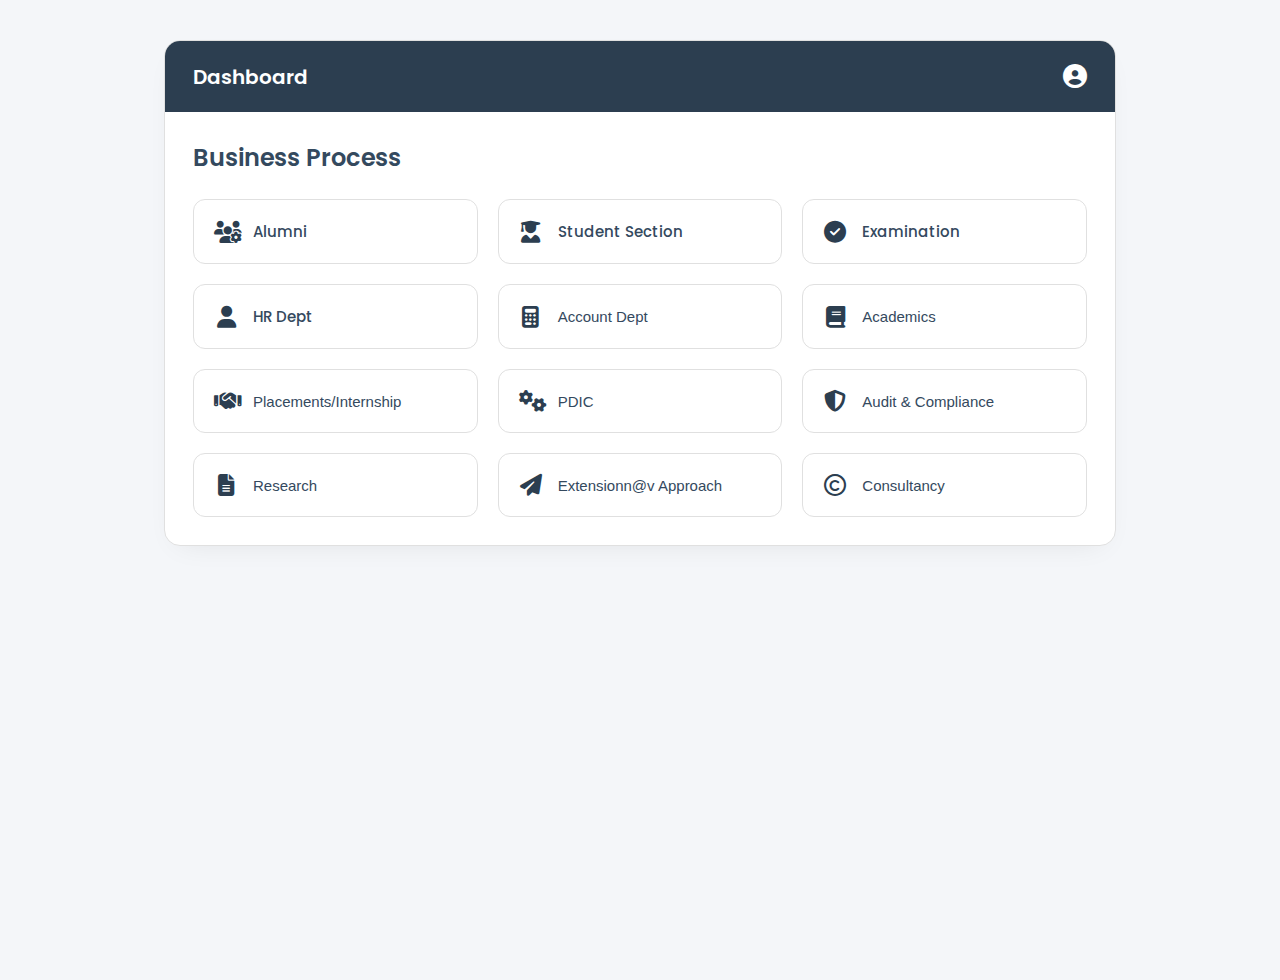
<file: index.html>
<!DOCTYPE html>
<html lang="en">
<head>
    <meta charset="UTF-8">
    <meta name="viewport" content="width=device-width, initial-scale=1.0">
    <title>Dashboard</title>
    <link rel="stylesheet" href="https://cdnjs.cloudflare.com/ajax/libs/font-awesome/6.5.2/css/all.min.css">
    <link rel="stylesheet" href="style.css">
</head>
<body>
    <div class="dashboard-container">
        <header class="dashboard-header">
            <h1>Dashboard</h1>
            <div class="user-icon">
                <i class="fas fa-user-circle"></i>
            </div>
        </header>

        <main class="business-process">
            <h2>Business Process</h2>
            <div class="process-grid">
                <a href="alumni.html" class="process-button"><i class="fas fa-users-gear"></i> Alumni</a>
                <a href="student.html" class="process-button"><i class="fas fa-user-graduate"></i> Student Section</a>
                <a href="examination.html" class="process-button"><i class="fas fa-check-circle"></i> Examination</a>
                
                <a href="hr.html" class="process-button"><i class="fas fa-user"></i> HR Dept</a>
                
                <button class="process-button"><i class="fas fa-calculator"></i> Account Dept</button>
                <button class="process-button"><i class="fas fa-book"></i> Academics</button>
                <button class="process-button"><i class="fas fa-handshake"></i> Placements/Internship</button>
                <button class="process-button"><i class="fas fa-cogs"></i> PDIC</button>
                <button class="process-button"><i class="fas fa-shield-alt"></i> Audit & Compliance</button>
                <button class="process-button"><i class="fas fa-file-alt"></i> Research</button>
                <button class="process-button"><i class="fas fa-paper-plane"></i> Extensionn@v Approach</button>
                <button class="process-button"><i class="far fa-copyright"></i> Consultancy</button>
            </div>
        </main>
    </div>
</body>
</html>
</file>
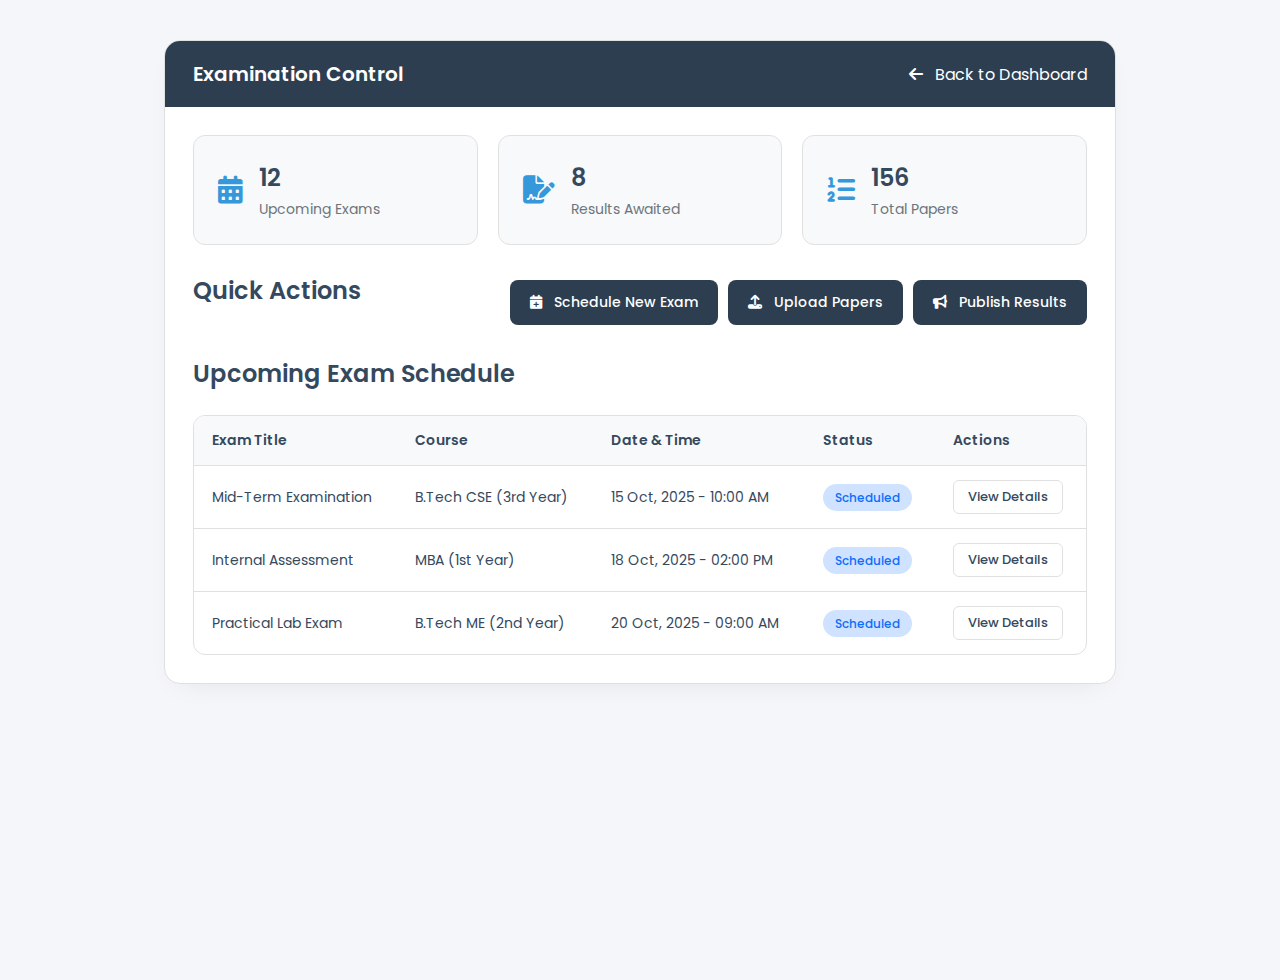
<file: examination.html>
<!DOCTYPE html>
<html lang="en">
<head>
    <meta charset="UTF-8">
    <meta name="viewport" content="width=device-width, initial-scale=1.0">
    <title>Examination Control</title>
    <link rel="stylesheet" href="https://cdnjs.cloudflare.com/ajax/libs/font-awesome/6.5.2/css/all.min.css">
    <link rel="stylesheet" href="style.css">
</head>
<body>
    <div class="dashboard-container">
        <header class="dashboard-header">
            <h1>Examination Control</h1>
            <a href="index.html" class="back-link">
                <i class="fas fa-arrow-left"></i> Back to Dashboard
            </a>
        </header>

        <main class="content-container">
            <div class="stats-grid">
                <div class="stat-card">
                    <i class="fas fa-calendar-alt"></i>
                    <div class="stat-info">
                        <h3>12</h3>
                        <p>Upcoming Exams</p>
                    </div>
                </div>
                <div class="stat-card">
                    <i class="fas fa-file-signature"></i>
                    <div class="stat-info">
                        <h3>8</h3>
                        <p>Results Awaited</p>
                    </div>
                </div>
                <div class="stat-card">
                    <i class="fas fa-list-ol"></i>
                    <div class="stat-info">
                        <h3>156</h3>
                        <p>Total Papers</p>
                    </div>
                </div>
            </div>

            <div class="controls-container">
                <h2>Quick Actions</h2>
                <div class="action-buttons-group">
                    <button class="action-button"><i class="fas fa-calendar-plus"></i> Schedule New Exam</button>
                    <button class="action-button"><i class="fas fa-upload"></i> Upload Papers</button>
                    <button class="action-button"><i class="fas fa-bullhorn"></i> Publish Results</button>
                </div>
            </div>

            <h2>Upcoming Exam Schedule</h2>
            <div class="table-container">
                <table>
                    <thead>
                        <tr>
                            <th>Exam Title</th>
                            <th>Course</th>
                            <th>Date & Time</th>
                            <th>Status</th>
                            <th>Actions</th>
                        </tr>
                    </thead>
                    <tbody>
                        <tr>
                            <td>Mid-Term Examination</td>
                            <td>B.Tech CSE (3rd Year)</td>
                            <td>15 Oct, 2025 - 10:00 AM</td>
                            <td><span class="status-badge status-scheduled">Scheduled</span></td>
                            <td><button class="btn-sm">View Details</button></td>
                        </tr>
                        <tr>
                            <td>Internal Assessment</td>
                            <td>MBA (1st Year)</td>
                            <td>18 Oct, 2025 - 02:00 PM</td>
                            <td><span class="status-badge status-scheduled">Scheduled</span></td>
                            <td><button class="btn-sm">View Details</button></td>
                        </tr>
                        <tr>
                            <td>Practical Lab Exam</td>
                            <td>B.Tech ME (2nd Year)</td>
                            <td>20 Oct, 2025 - 09:00 AM</td>
                            <td><span class="status-badge status-scheduled">Scheduled</span></td>
                            <td><button class="btn-sm">View Details</button></td>
                        </tr>
                    </tbody>
                </table>
            </div>
        </main>
    </div>
</body>
</html>
</file>
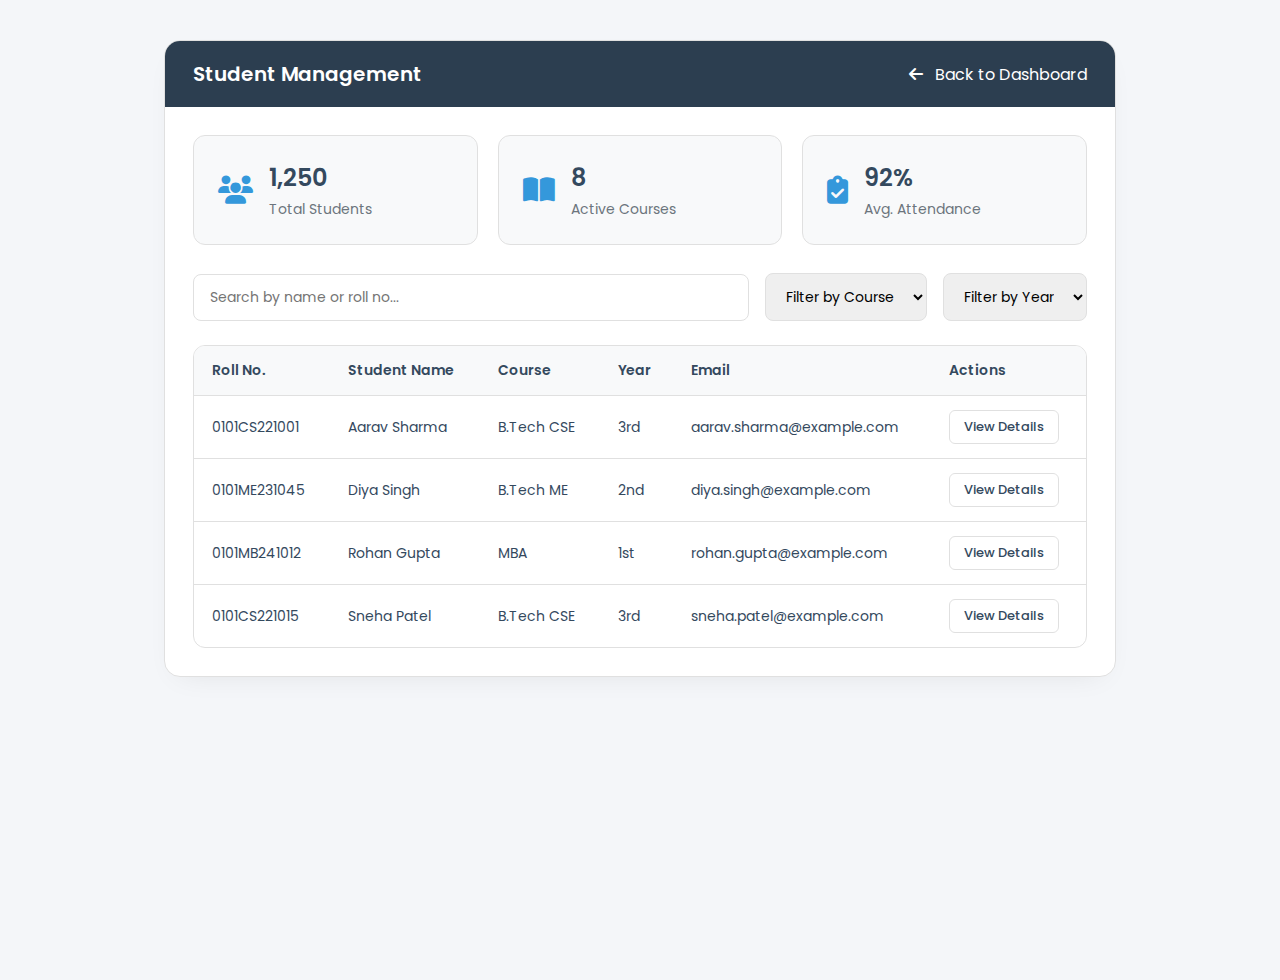
<file: student.html>
<!DOCTYPE html>
<html lang="en">
<head>
    <meta charset="UTF-8">
    <meta name="viewport" content="width=device-width, initial-scale=1.0">
    <title>Student Management</title>

    <link rel="stylesheet" href="https://cdnjs.cloudflare.com/ajax/libs/font-awesome/6.5.2/css/all.min.css">

    <link rel="stylesheet" href="style.css">
</head>
<body>

    <div class="dashboard-container">
        <header class="dashboard-header">
            <h1>Student Management</h1>
            <a href="index.html" class="back-link">
                <i class="fas fa-arrow-left"></i> Back to Dashboard
            </a>
        </header>

        <main class="content-container">
            <div class="stats-grid">
                <div class="stat-card">
                    <i class="fas fa-users"></i>
                    <div class="stat-info">
                        <h3>1,250</h3>
                        <p>Total Students</p>
                    </div>
                </div>
                <div class="stat-card">
                    <i class="fas fa-book-open"></i>
                    <div class="stat-info">
                        <h3>8</h3>
                        <p>Active Courses</p>
                    </div>
                </div>
                <div class="stat-card">
                    <i class="fas fa-clipboard-check"></i>
                    <div class="stat-info">
                        <h3>92%</h3>
                        <p>Avg. Attendance</p>
                    </div>
                </div>
            </div>

            <div class="controls-container">
                <input type="text" placeholder="Search by name or roll no..." class="search-input">
                <select class="filter-select">
                    <option value="">Filter by Course</option>
                    <option>B.Tech CSE</option>
                    <option>B.Tech ME</option>
                    <option>MBA</option>
                </select>
                 <select class="filter-select">
                    <option value="">Filter by Year</option>
                    <option>1st Year</option>
                    <option>2nd Year</option>
                    <option>3rd Year</option>
                    <option>4th Year</option>
                </select>
            </div>

            <div class="table-container">
                <table>
                    <thead>
                        <tr>
                            <th>Roll No.</th>
                            <th>Student Name</th>
                            <th>Course</th>
                            <th>Year</th>
                            <th>Email</th>
                            <th>Actions</th>
                        </tr>
                    </thead>
                    <tbody>
                        <tr>
                            <td>0101CS221001</td>
                            <td>Aarav Sharma</td>
                            <td>B.Tech CSE</td>
                            <td>3rd</td>
                            <td>aarav.sharma@example.com</td>
                            <td><button class="btn-sm">View Details</button></td>
                        </tr>
                         <tr>
                            <td>0101ME231045</td>
                            <td>Diya Singh</td>
                            <td>B.Tech ME</td>
                            <td>2nd</td>
                            <td>diya.singh@example.com</td>
                            <td><button class="btn-sm">View Details</button></td>
                        </tr>
                         <tr>
                            <td>0101MB241012</td>
                            <td>Rohan Gupta</td>
                            <td>MBA</td>
                            <td>1st</td>
                            <td>rohan.gupta@example.com</td>
                            <td><button class="btn-sm">View Details</button></td>
                        </tr>
                         <tr>
                            <td>0101CS221015</td>
                            <td>Sneha Patel</td>
                            <td>B.Tech CSE</td>
                            <td>3rd</td>
                            <td>sneha.patel@example.com</td>
                            <td><button class="btn-sm">View Details</button></td>
                        </tr>
                    </tbody>
                </table>
            </div>
        </main>
    </div>

</body>
</html>
</file>
<file: style.css>
/**
 * =============================================
 * TABLE OF CONTENTS
 * =============================================
 *
 * 1.  GOOGLE FONT & VARIABLES
 * 2.  GENERAL & BODY STYLES
 * 3.  MAIN LAYOUT CONTAINER
 * 4.  SHARED COMPONENTS
 *     - Header
 *     - Content Container & Controls
 * 5.  PAGE-SPECIFIC STYLES
 *     - Dashboard (index.html)
 *     - Alumni Page (alumni.html)
 *     - Student Page (student.html)
 *     - Examination Page (examination.html)
 * 6.  RESPONSIVE DESIGN
 *
 * =============================================
 */


/* ------------------------------------------- */
/* 1. GOOGLE FONT & VARIABLES                  */
/* ------------------------------------------- */

@import url('https://fonts.googleapis.com/css2?family=Poppins:wght@400;500;600;700&display=swap');

:root {
    --primary-dark: #2c3e50;
    --primary-accent: #3498db;
    --background-light: #f4f6f9;
    --surface-white: #ffffff;
    --text-dark: #34495e;
    --text-light: #6c757d;
    --border-color: #e0e0e0;

    /* For Scheduled Status */
    --info-bg: #cfe2ff;
    --info-text: #0d6efd;
}


/* ------------------------------------------- */
/* 2. GENERAL & BODY STYLES                    */
/* ------------------------------------------- */

body {
    font-family: 'Poppins', sans-serif;
    background-color: var(--background-light);
    color: var(--text-dark);
    margin: 0;
    padding: 40px;
    display: flex;
    justify-content: center;
    align-items: flex-start;
    min-height: 100vh;
}


/* ------------------------------------------- */
/* 3. MAIN LAYOUT CONTAINER                    */
/* ------------------------------------------- */

.dashboard-container {
    width: 100%;
    max-width: 950px;
    margin-bottom: 40px;
    border: 1px solid var(--border-color);
    border-radius: 16px;
    background-color: var(--surface-white);
    box-shadow: 0 10px 30px -15px rgba(0, 0, 0, 0.1);
    overflow: hidden;
}


/* ------------------------------------------- */
/* 4. SHARED COMPONENTS                        */
/* ------------------------------------------- */

/* Header */
.dashboard-header {
    display: flex;
    justify-content: space-between;
    align-items: center;
    padding: 18px 28px;
    background-color: var(--primary-dark);
    color: var(--surface-white);
}

.dashboard-header h1 {
    margin: 0;
    font-size: 20px;
    font-weight: 600;
}

.dashboard-header .user-icon {
    font-size: 24px;
}

.back-link {
    font-size: 16px;
    color: var(--surface-white);
    text-decoration: none;
    transition: opacity 0.2s;
}

.back-link:hover {
    opacity: 0.8;
}

.back-link i {
    margin-right: 8px;
}


/* Content Container & Controls */
.content-container,
.business-process {
    padding: 28px;
}

.content-container h2,
.business-process h2 {
    margin-top: 0;
    margin-bottom: 24px;
    font-size: 24px;
    font-weight: 600;
    color: var(--text-dark);
}

.controls-container {
    display: flex;
    align-items: center;
    gap: 16px;
    margin-bottom: 24px;
    flex-wrap: wrap; /* Added for responsiveness */
}

.search-input,
.filter-select {
    padding: 12px 16px;
    border: 1px solid var(--border-color);
    border-radius: 8px;
    font-family: 'Poppins', sans-serif;
    font-size: 14px;
    transition: all 0.2s;
}

.search-input {
    flex-grow: 1;
}

.search-input:focus,
.filter-select:focus {
    outline: none;
    border-color: var(--primary-accent);
    box-shadow: 0 0 0 3px rgba(52, 152, 219, 0.25);
}


/* ------------------------------------------- */
/* 5. PAGE-SPECIFIC STYLES                     */
/* ------------------------------------------- */

/* Dashboard (index.html) */
.process-grid {
    display: grid;
    grid-template-columns: repeat(3, 1fr);
    gap: 20px;
}

.process-button {
    display: flex;
    align-items: center;
    gap: 15px;
    padding: 20px;
    border: 1px solid var(--border-color);
    border-radius: 12px;
    font-size: 15px;
    font-weight: 500;
    color: var(--text-dark);
    text-align: left;
    background-color: var(--surface-white);
    cursor: pointer;
    transition: all 0.25s ease-in-out;
    text-decoration: none;
}

.process-button:hover {
    border-color: var(--primary-accent);
    box-shadow: 0 5px 15px rgba(0, 0, 0, 0.08);
    transform: translateY(-3px) scale(1.02);
}

.process-button i {
    font-size: 22px;
    width: 24px;
    text-align: center;
    color: var(--primary-dark);
}


/* Alumni Page (alumni.html) & Others */
.stats-grid {
    display: grid;
    grid-template-columns: repeat(3, 1fr);
    gap: 20px;
    margin-bottom: 28px;
}

.stat-card {
    display: flex;
    align-items: center;
    padding: 24px;
    border: 1px solid var(--border-color);
    border-radius: 12px;
    background-color: #f8f9fa;
}

.stat-card i {
    margin-right: 16px;
    font-size: 28px;
    color: var(--primary-accent);
}

.stat-card h3 {
    margin: 0 0 4px 0;
    font-size: 24px;
    font-weight: 600;
    color: var(--text-dark);
}

.stat-card p {
    margin: 0;
    font-size: 14px;
    color: var(--text-light);
}

.action-button {
    padding: 12px 20px;
    border: none;
    border-radius: 8px;
    font-family: 'Poppins', sans-serif;
    font-size: 14px;
    font-weight: 500;
    color: white;
    background-color: var(--primary-dark);
    cursor: pointer;
    transition: all 0.2s;
}

.action-button:hover {
    background-color: var(--primary-accent);
    transform: translateY(-2px);
}

.action-button i {
    margin-right: 8px;
}

.alumni-grid {
    display: grid;
    grid-template-columns: repeat(3, 1fr);
    gap: 20px;
}

.alumni-card {
    padding: 24px;
    border: 1px solid var(--border-color);
    border-radius: 12px;
    background-color: var(--surface-white);
    text-align: center;
    transition: all 0.25s ease-in-out;
}

.alumni-card:hover {
    border-color: var(--primary-accent);
    box-shadow: 0 8px 25px -8px rgba(0, 0, 0, 0.12);
    transform: translateY(-5px);
}

.alumni-photo {
    width: 90px;
    height: 90px;
    margin-bottom: 12px;
    border: 4px solid var(--surface-white);
    border-radius: 50%;
    box-shadow: 0 4px 10px rgba(0, 0, 0, 0.1);
}

.alumni-name {
    margin: 0 0 4px 0;
    font-size: 18px;
    font-weight: 600;
    color: var(--text-dark);
}

.alumni-details {
    margin: 0 0 12px 0;
    font-size: 13px;
    color: var(--text-light);
}

.alumni-work {
    margin: 0 0 16px 0;
    font-size: 14px;
    color: var(--text-dark);
}

.alumni-work i {
    margin-right: 8px;
    color: var(--primary-accent);
}

.alumni-contact {
    display: inline-block;
    padding: 9px 20px;
    border: 1px solid var(--primary-accent);
    border-radius: 8px;
    font-size: 14px;
    font-weight: 500;
    color: var(--surface-white);
    background-color: var(--primary-accent);
    text-decoration: none;
    transition: all 0.2s;
}

.alumni-contact:hover {
    background-color: var(--primary-dark);
    border-color: var(--primary-dark);
}


/* Student & Examination Page Tables */
.table-container {
    overflow-x: auto;
    border: 1px solid var(--border-color);
    border-radius: 12px;
    margin-top: 20px;
}

table {
    width: 100%;
    border-collapse: collapse;
    font-size: 14px;
}

th,
td {
    padding: 14px 18px;
    border-bottom: 1px solid var(--border-color);
    text-align: left;
    vertical-align: middle;
    white-space: nowrap;
}

tbody tr:last-child td {
    border-bottom: none;
}

thead tr {
    background-color: #f8f9fa;
}

th {
    font-weight: 600;
    color: var(--text-dark);
}

.btn-sm {
    padding: 6px 14px;
    border: 1px solid var(--border-color);
    border-radius: 6px;
    background-color: var(--surface-white);
    color: var(--text-dark);
    font-family: 'Poppins', sans-serif;
    font-size: 13px;
    font-weight: 500;
    cursor: pointer;
    transition: all 0.2s;
}

.btn-sm:hover {
    background-color: var(--primary-accent);
    color: var(--surface-white);
    border-color: var(--primary-accent);
}

.status-badge {
    padding: 5px 12px;
    border-radius: 15px;
    font-size: 12px;
    font-weight: 500;
}

.status-scheduled {
    background-color: var(--info-bg);
    color: var(--info-text);
} /* New Style */


/* Examination Page Specific */
.controls-container h2 {
    margin-right: auto;
} /* Pushes buttons to the right */

.action-buttons-group {
    display: flex;
    gap: 10px;
}


/* ======================================= */
/* ====== HR Dept Page (hr.html) ======    */
/* ======================================= */

.profile-card {
    display: flex;
    align-items: center;
    gap: 24px;
    padding: 24px;
    background-color: #f8f9fa;
    border: 1px solid var(--border-color);
    border-radius: 12px;
    margin-bottom: 28px;
}

.profile-photo-lg {
    width: 120px;
    height: 120px;
    border-radius: 50%;
    border: 4px solid var(--surface-white);
    box-shadow: 0 4px 10px rgba(0, 0, 0, 0.1);
}

.profile-info h3 {
    margin: 0 0 8px 0;
    font-size: 22px;
    font-weight: 600;
}

.profile-info p {
    margin: 4px 0;
    font-size: 15px;
    color: var(--text-light);
}

.profile-info p strong {
    color: var(--text-dark);
}

.leave-balance-grid {
    display: grid;
    grid-template-columns: repeat(auto-fit, minmax(150px, 1fr));
    align-items: center;
    gap: 16px;
    margin-bottom: 20px;
}

.leave-card {
    padding: 20px;
    border: 1px solid var(--border-color);
    border-radius: 12px;
    text-align: center;
}

.leave-card h4 {
    margin: 0 0 4px 0;
    font-size: 28px;
    font-weight: 600;
    color: var(--primary-accent);
}

.leave-card p {
    margin: 0;
    font-size: 14px;
    color: var(--text-light);
}

.leave-balance-grid .action-button {
    height: 100%;
}

/* For spacing between sections */
h2.section-title {
    margin-top: 40px;
}


/* ------------------------------------------- */
/* 6. RESPONSIVE DESIGN                        */
/* ------------------------------------------- */

@media (max-width: 820px) {
    .process-grid,
    .stats-grid,
    .alumni-grid {
        grid-template-columns: repeat(2, 1fr);
    }

    .controls-container {
        flex-direction: column;
        align-items: stretch;
    }
}

@media (max-width: 600px) {
    body {
        padding: 20px;
    }

    .process-grid,
    .stats-grid,
    .alumni-grid {
        grid-template-columns: 1fr;
    }
}
</file>
